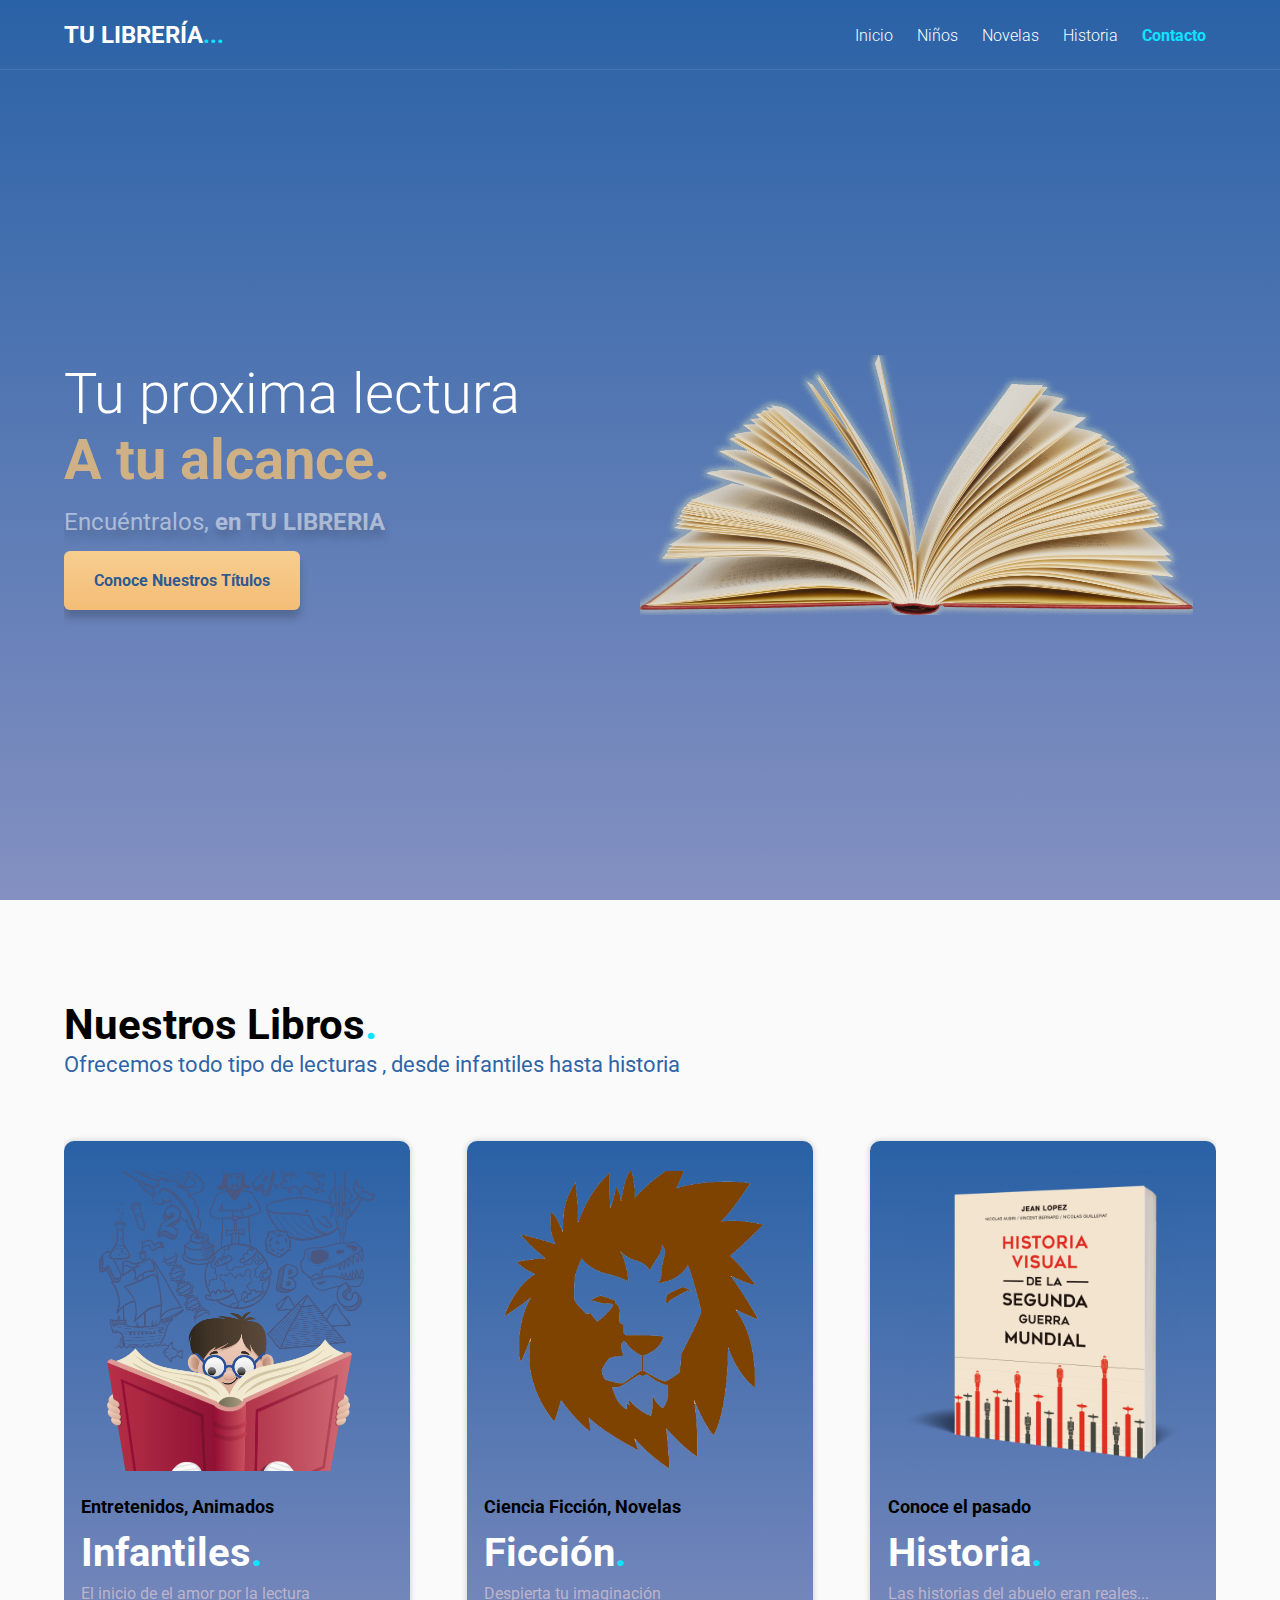
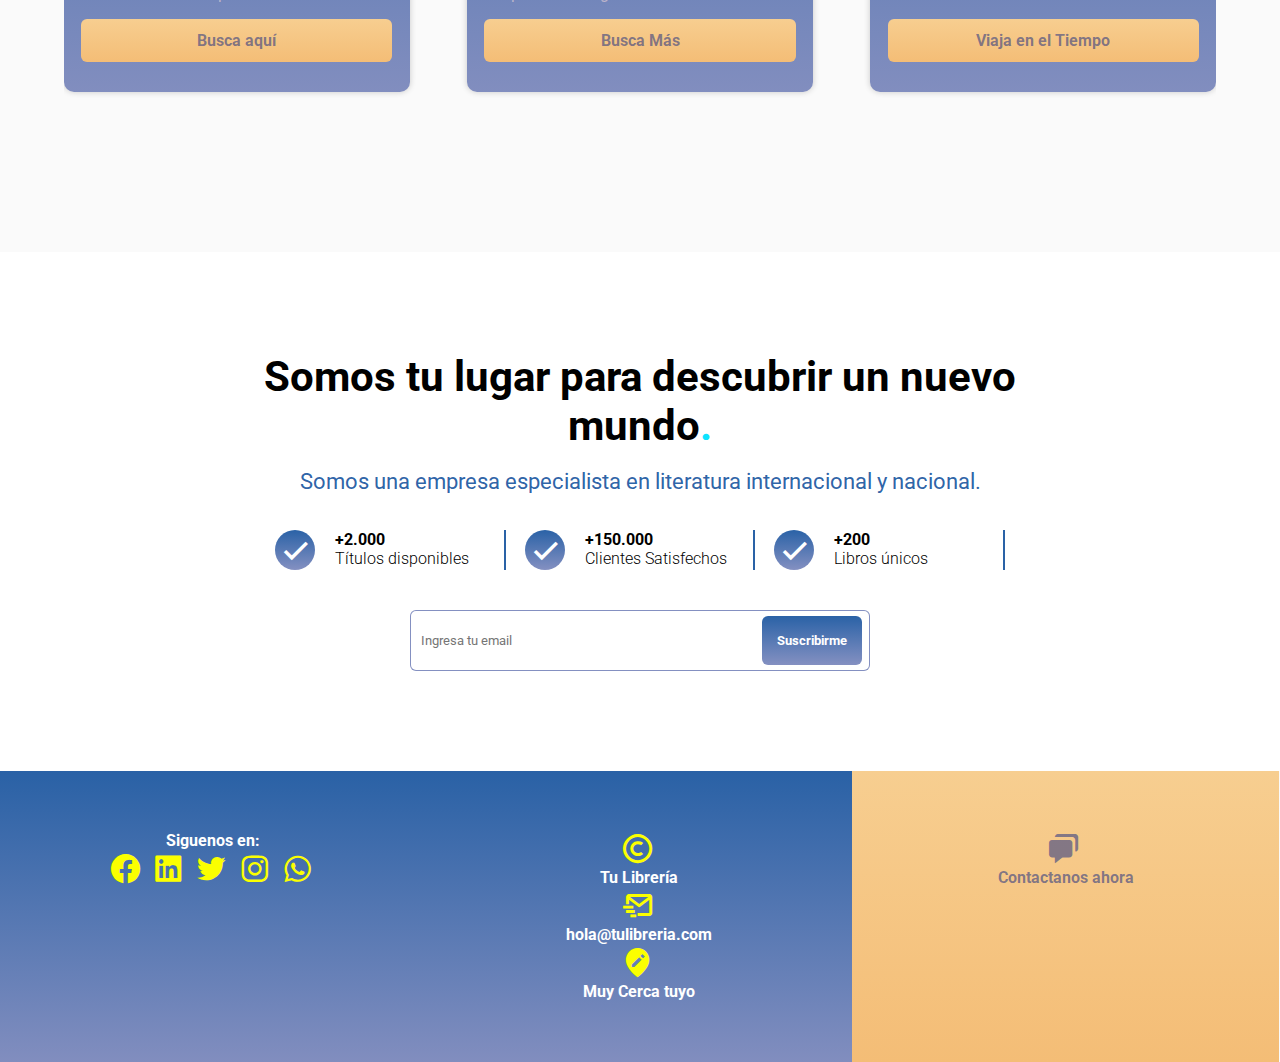
<file: HTML5/ejercicioWeb/index.html>
<!DOCTYPE html>
<html lang="es">
<head>
	<meta charset="UTF-8">
	<meta name="viewport" content="width=device-width, initial-scale=1.0">
	<title>Tu Librería</title>
	<link rel="shortcut icon" href="img/logos/openMulita_appDzeta_ico.ico" />

	<meta name="description" content="Tu proxima lectura esta en TU LIBRERÍA"/>
	<meta name="keywords" content="Libro, Libros para niños, libro de historia, novelas, libros ficcion"/>
	<meta name="author" content="Tu Librería" />

	<!-- Anexamos -->
	<link href="css/styles.css" rel="stylesheet">
	<link href="https://cdn.jsdelivr.net/npm/boxicons@2.0.5/css/boxicons.min.css" rel="stylesheet">

</head>
	<body>
		<header class="headerWeb">
			<nav class="navWeb">
				<div class="container navContainer">
					<div class="logo">
						<h2 class="logoNombre">TU LIBRERÍA<span class="point">...</span></h2>
					</div>
					<div class="links">
						<a class="link" href="#">Inicio</a>
						<a class="link" href="#">Niños</a>
						<a class="link" href="#">Novelas</a>
						<a class="link" href="#">Historia</a>
						<a class="link link--activo" href="#">Contacto</a>
					</div>
				</div>
			</nav>
			<section class="container posterMain">  
				<div class="posterTextos">
					<h1 class="titulo">Tu proxima lectura<br><span class="titulo--activo">A tu alcance.</span></h1> 
					<p class="eslogan">Encuéntralos,<span class="eslogan--activo"> en TU LIBRERIA</span></p>
					<a class="btnModelos" href="#">Conoce Nuestros Títulos</a>
				</div>
				<img class="mockup" src="img/imgLibro.png">
			</section>
		</header>

		<main>
			<section class="tira">
				<div class="container">
					<h2 class="subtitulo">Nuestros Libros<span class="point">.</span></h2>
					<p class="recomendacionesText">Ofrecemos todo tipo de lecturas <span class="point"></span>,</span> desde infantiles hasta historia</p>
					<article class="containerCarta">
						<div class="carta">
							<img class="cartaImagen" src="img/imgLibroKids.png">
							<div class="cartaText">
								<p class="cartaCabezera">Entretenidos, Animados</p>
								<h3 class="cartaTitulo">Infantiles<span class="point">.</span></h3>
								<p class="cartaDetalles">El inicio de el amor por la lectura</p>
								<a class="cartaBoton" href="#">Busca aquí</a>
							</div>
						</div>
						<div class="carta">
							<img class="cartaImagen" src="img/imgNarnia.png">
							<div class="cartaText">
								<p class="cartaCabezera">Ciencia Ficción, Novelas</p>
								<h3 class="cartaTitulo">Ficción<span class="point">.</span></h3>
								<p class="cartaDetalles">Despierta tu imaginación</p>
								<a class="cartaBoton" href="#">Busca Más</a>
							</div>
						</div>
						<div class="carta">
							<img class="cartaImagen" src="img/imgHistoria.png">
							<div class="cartaText">
								<p class="cartaCabezera">Conoce el pasado</p>
								<h3 class="cartaTitulo">Historia<span class="point">.</span></h3>
								<p class="cartaDetalles">Las historias del abuelo eran reales...</p>
								<a class="cartaBoton" href="#">Viaja en el Tiempo</a>
							</div>
						</div>
					</article>
				</div>
			</section>

			<section class="container container--modifier">
				<h2 class="subtitulo subtitulo--modifier">Somos tu lugar para descubrir un nuevo mundo<span class="point">.</span></h2>
				<p class="recomendacionesText recomendacionesText--modifier">Somos una empresa especialista en literatura internacional y nacional.</p>
				<div class="check">
					<div class="checkItem">
						<i class="bx bx-check"></i>
						<div>
							<p class="checkNumber">+2.000</p>
							<p class="checkTexto">Títulos disponibles</p>
						</div>
					</div>
					<div class="checkItem">
						<i class="bx bx-check"></i>
						<div >
							<p class="checkNumber">+150.000</p>
							<p class="checkTexto">Clientes Satisfechos</p>
						</div>
					</div>
					<div class="checkItem">
						<i class="bx bx-check"></i>
						<div>
							<p class="checkNumber">+200</p>
							<p class="checkTexto">Libros únicos</p>
						</div>
					</div>
				</div>
				<form class="suscripciones">
					<input class="suscripcionesInput" type="text" placeholder="Ingresa tu email">
					<input class="suscripcionesBoton" type="submit" value="Suscribirme">
				</form>
			</section>
		</main>

		<footer class="footer">
			<div class="contact">
				<div class="itemContacto">
					<h3 class="contactoTitulo">Siguenos en:</h3>
					<i class="contactoIcon bx bxl-facebook-circle"></i>
					<i class="contactoIcon bx bxl-linkedin-square"></i>                                                                                                        
					<i class="contactoIcon bx bxl-twitter"></i>   
					<i class="contactoIcon bx bxl-instagram"></i>
					<i class="contactoIcon bx bxl-whatsapp"></i>
				</div>
				<div class="itemContacto">				
					<i class="bx bx-copyright contactoIcon"></i>
					<h3 class="contactoTitulo">Tu Librería</h3>
					<i class="bx bx-mail-send contactoIcon"></i>
					<h3 class="contactoTitulo">hola@tulibreria.com</h3>
					<i class="bx bxs-edit-location contactoIcon"></i>
					<h3 class="contactoTitulo">Muy Cerca tuyo</h3>
				</div>
				<div class="itemContacto itemContacto--gold">
					<i class="bx bxs-chat contactoIcon contactoIcon--modifier"></i>
					<h3 class="contactoTitulo">Contactanos ahora</h3>
				</div>
			</div>
		</footer>
	</body>
</html>
</file>
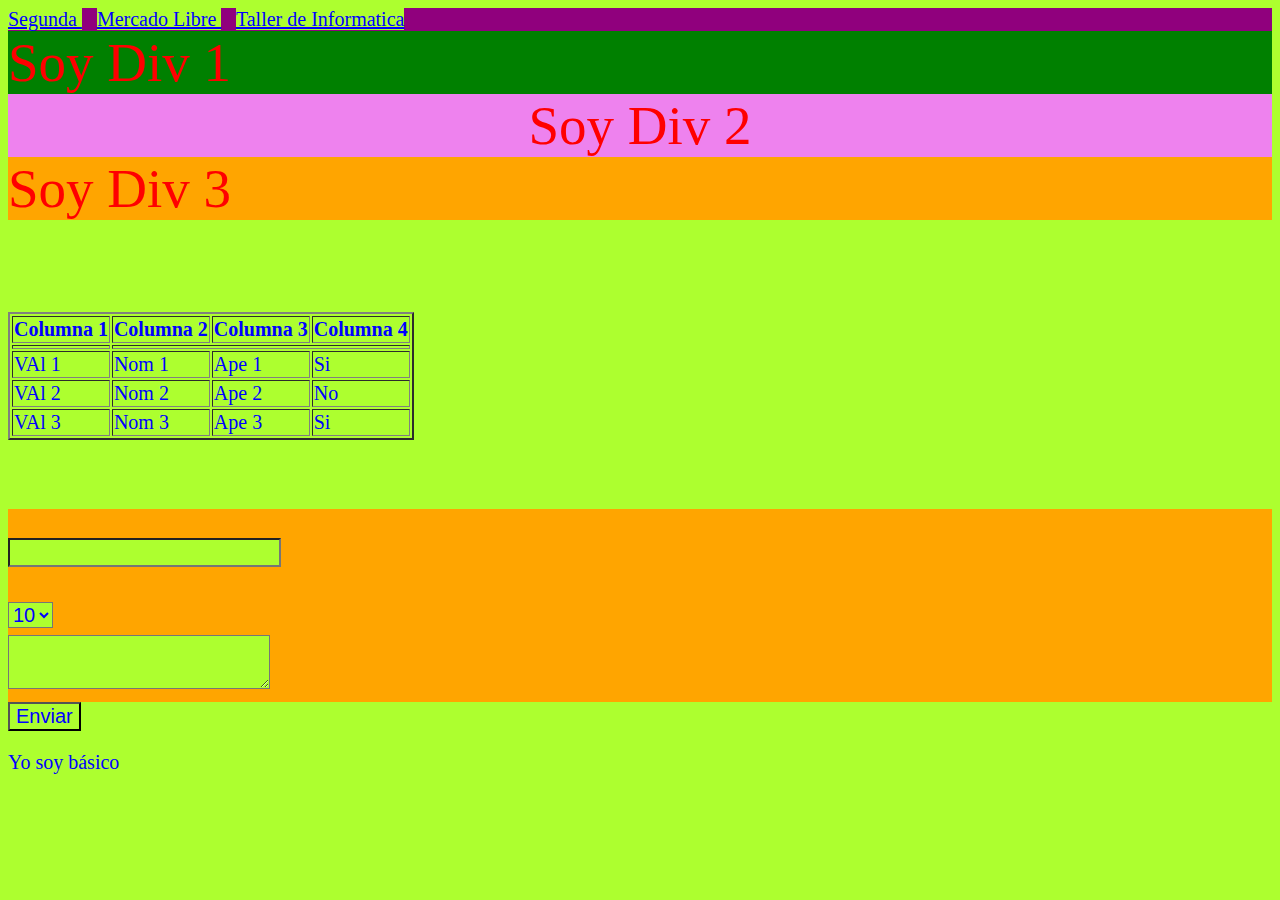
<file: HTML5/html/index.html>
<!DOCTYPE html>
<html>
    <head>
        <meta charset="utf-8"/>
		<link rel="stylesheet" type="text/css" href="estilos.css">
        <title>Document</title>
    </head>
<body>
	<nav>
		<a href="">
			Segunda
		</a>
		&nbsp&nbsp
		<a href="https://www.mercadolibre.com.uy">
			Mercado Libre
		</a>
		&nbsp&nbsp
		<a href="https://www.tallerdeinformatica.edu.uy/">
			Taller de Informatica
		</a>
	</nav>
	<main>
		<div class="divPri">
			Soy Div 1
		</div>
		<div class="divSec">
			Soy Div 2
		</div>
		<div>
			Soy Div 3
		</div>
		<br>
		<br>
		<br>
		<br>
		<table border="2">
			<thead>
				<tr>
					<th>Columna 1</th>
					<th>Columna 2</th>
					<th>Columna 3</th>
					<th>Columna 4</th>
				</tr>
				<th>
					<th colspan="4"></th>
				</th>
			</thead>
			<tbody>
				<tr>
					<td>VAl 1</td>
					<td>Nom 1</td>
					<td>Ape 1</td>
					<td>Si</td>
				</tr>
				<tr>
					<td>VAl 2</td>
					<td>Nom 2</td>
					<td>Ape 2</td>
					<td>No</td>
				</tr>
				<tr>
					<td>VAl 3</td>
					<td>Nom 3</td>
					<td>Ape 3</td>
					<td>Si</td>
				</tr>
			</tbody>
		</table>
		<br>
		<br>
		<br>
		<form>
			<div>
				<input type="text" id="IdNombre" name="txtNombre">
			</div>
			<div>
				<select name="selEdad">
				<option value="10">10</option>
				<option value="15">15</option>
				<option value="20">20</option>
				<option value="30">30</option>
			</select>
			</div>
			<div>
				<textarea name="areDescription">

				</textarea>
			</div>
			<button>
				Enviar
			</button>

		</form>
	</main>
    <p>Yo soy básico</p>
</body>
</html>

<!-- https://github.com/dadelgado109/2123_php_mysql.git -->
</file>
<file: HTML5/ejercicioWeb/css/styles.css>
@import url('https://fonts.googleapis.com/css2?family=Roboto:wght@300;400;700&display=swap');

:root{
	--turquoise1:#0de3ff;
	--gold1:#f5c276c2;
	--gray:#ffffff80;
	--gray2:#f7d9d990;
	--black1: #021b807c;
	--black2: #004395d5;
	--shadow: 0 8px 8px;
	--color_shadow: #00000033;
	--yellow1:#fbff00;		
}

*{
	margin: 0;
	padding:0;
	box-sizing: border-box;
}

body{
	font-family: 'Roboto', sans-serif;
}

.container{
	width: 90%;
	max-width: 1200px;
	margin: 0 auto;
	overflow: hidden;
	padding:100px 0;
	height: auto;
}

.container--modifier{
	width: 60%;
}


/* Barra navegacion */
.headerWeb{
	width: 100%;
	min-height: 100vh;
	background: linear-gradient(180deg, var(--black2) 0%, var(--black1) 100%);
}

.navWeb{
	color: #fff;
	height: 70px;
	border-bottom: 1px solid rgba(255,255,255, 0.1);
}

.navContainer{
	display: flex;
	align-items: center;
	justify-content: space-between;
	height: inherit;
	padding: 0;
}

.logo{
	padding: 15px 0 ;
	text-align: center;
}

.logoNombre{
    font-size: 24px;
}

.point{
    color: var(--turquoise1);
}

.link{
    display: inline-block;
    color: inherit;
    text-decoration: none;
    font-weight: 300;
    padding: 10px;
}

.link--activo{
    color: var(--turquoise1);
    font-weight: 700;
}
a:hover {
    background-color: skyblue;
  }

/* FIN Barra navegacion */

.posterMain{
    height: calc(100vh - 70px);
    display: flex;
    justify-content: space-between;
    align-items: center;
    padding:0;
}

.mockup{
    object-fit: cover;
    width: 48%;
    max-height: 90vh;
}

.posterTextos{
    width: 48%;
}

.titulo{
    font-size: 56px;
    font-weight: 300;
    color: #fff;
}

.titulo--activo{
    color: var(--gold1);
    font-weight: 700;
}

.eslogan{
    font-size: 24px;
    color: var(--gray);
    text-shadow: var(--shadow)  var(--color_shadow);
    margin: 15px 0;
}

.eslogan--activo{
    font-weight: 700;
}

.btnModelos{
    padding: 20px 30px;
    display: inline-block;
    background: linear-gradient(180deg, #F7CE90 0%, #F4BD76 100%);
    text-decoration: none;
    color: var(--black2);
    font-weight: 700;
    box-shadow: var(--shadow) var(--color_shadow);
    border-radius: 6px;
}

/* services */

.tira{
    background: #fafafa;
}

.subtitulo{
    font-size: 42px;
}

.subtitulo--modifier{
    text-align: center;
    margin-bottom: 16px;
}

.recomendacionesText{
    color: var(--black2);
    font-size: 22px;
    line-height: 32px;
    margin-bottom: 60px;
}

.recomendacionesText--modifier{
    text-align: center;
    margin-bottom: 32px;
}

.containerCarta{
    display: flex;
    justify-content: space-between;
    align-items: center;
    flex-wrap: wrap;
}

.carta{
    width: 30%;
    padding: 30px 0;
    overflow: hidden;
    background: linear-gradient(180deg, var(--black2) 0%, var(--black1) 100%);
    border-radius: 10px;
    position: relative;
    text-align: right;
    margin-bottom: 60px;
    box-shadow: 0 0 6px var(--color_shadow);
}

.cartaImagen{
    width: 80%;
    height: 300px;
    object-fit: cover;
    border-radius: 10px 0 0 10px;
}
img{
    display:block;
    margin:auto;
    }
img:hover {
        opacity: 0.5;
      }

.cartaText{
    text-align: left;
    width: 90%;
    margin:0 auto;
}

.cartaCabezera{
    color: var(--gold2);
    font-weight: 700;
    margin: 25px 0 12px ;
    font-size: 18px;
}


.cartaTitulo{
    font-size: 40px;
    color: #fff;
    margin-bottom: 8px;
}

.cartaDetalles{
    color: var(--gray2);
    margin-bottom: 16px;
}

.cartaBoton{
    display: block;
    background: linear-gradient(180deg, #F7CE90 0%, #F4BD76 100%);
    border-radius: 6px;
    text-decoration: none;
    width: 100%;
    color: var(--black1);
    font-weight: 700;
    text-align: center;
    padding: 12px 0;
}

/* check */

.check{
    display: flex;
    justify-content: space-evenly;
    flex-wrap: wrap;
    margin: 0 auto;
}

.checkItem{
    width: 30%;
    padding-right: 10px;
    display: flex;
    border-right: 2px solid var(--black2);
}

.bx-check{
    background: linear-gradient(180deg, var(--black2) 0%, var(--black1) 100%);
    display: inline-block;
    width: 40px;
    height: 40px;
    text-align: center;
    margin-right: 20px;
    color: #fff;
    border-radius: 50%;
    font-size: 40px;
}

.checkNumber{
    font-weight: 700;
}

.checkTexto{
    font-weight: 300;
}

.suscripciones{
    width: 60%;
    margin: 0 auto;
    margin-top: 40px;
    height: auto;
    font-family: inherit;
    position: relative;
    border-radius: 6px;
}

.suscripciones--modifier{
    margin: 0;
    width: 80%;
}

.suscripcionesInput{
    width: 100%;
    height: 100%;
    padding: 22px 10px;
    outline: none;
    font-family: inherit;
    border-radius: 6px;
    border: 1px solid var(--black1)
}

.suscripcionesBoton{
    position: absolute;
    right: 8px;
    top: 10%;
    height: 80%;
    background: linear-gradient(180deg, var(--black2) 0%, var(--black1) 100%);
    color: #fff;
    padding: 0 15px;
    border: none;
    border-radius: 6px;
    font-family: inherit;
    font-weight: 700;
    cursor: pointer;
}


.footer{
    background: #fafafa;
}

.copyright{
    width: 100%;
}

.contact{
    display: flex;
    width: 100%;
    flex-wrap: wrap;
    color: #fff;
}

.itemContacto{
    width: 33.3%;
    padding: 60px 0;
    text-align: center;
    background: linear-gradient(180deg, var(--black2) 0%, var(--black1) 100%);

}
.itemContacto--gold{
    background: linear-gradient(180deg, #F7CE90 0%, #F4BD76 100%);
    color: var(--black1);
}
.contactoIcon{
    font-size: 35px;
    color: var(--yellow1);
    line-height: 20px;
    margin-right: 4px;
}

.contactoIcon--modifier{
    color: var(--black1);
}

.contactoTitulo{
    font-size: 16px;
    line-height: 20px;
}



@media screen and (max-width:900px){
    .mockup{
        width: 600px;
        height: auto;
    }

    .titulo{
        font-size: 50px;
    }

    .copy{
        font-size: 22px;
    }

    .cta{
        padding: 15px 22px;
    }

    .containerCarta{
        justify-content: space-evenly;
    }

    .tira .carta{
        width: 45%;
    }

    .carta{
        width: 42%;
    }


    .checkItem{
        width: 45%;
        margin-bottom: 35px;
    }

    .suscripciones{
        width: 80%;
    }

}

@media screen and (max-width:700px){
    main .container,
    footer .container{
        padding: 60px 0;
    }

    .navContainer{
        flex-wrap: wrap;
        flex-direction: column;
        justify-content: space-evenly;
    }

    .navWeb{
        height: auto;
    }

    .logo{
        padding: 15px 0 ;
        text-align: center;
    }

    .links{
        padding-bottom: 10px;
        text-align: center;
    }

    .link{
        padding: 7px 10px;
    }

    .posterMain{
        flex-direction: column-reverse;
        justify-content: flex-end;
        min-height: 70px;
        height: auto;
        padding: 30px 0;
    }

    .posterTextos{
        width: 100%;
        text-align: center;
    }

    .mockup{
        width: 60%;
        margin-bottom: 20px;
    }

    .titulo{
        font-size: 35px;
    }

    .eslogan{
        font-size: 20px;
    }

    .subtitulo{
        font-size: 35px;
        text-align: center;
    }

    .recomendacionesText{
        font-size: 20px;
        text-align: center;
    }

    .tira .carta{
        width: 80%;
    }

    .carta{
        margin-bottom: 40px;
        width: 65%;
    }

    .cartaTitulo{
        font-size: 35px;
    }

    .cartaBoton{
        width: 100%;
    }

    .container--modifier{
        width: 80%;
    }

    .itemContacto{
        width: 100%;
        padding: 30px 0;
    }
}

@media screen and (max-width:500px){
    .mockup{
        width: 80%;
        margin-bottom: 15px;
    }

    .tira .carta{
        width: 95%;
    }

    .carta{
        width: 95%;
    }

    .container--modifier{
        width: 90%;
    }

    .suscripciones{
        width: 100%;
        display: none;
    }

    .suscripciones--modifier{
        display: block;
    }

    .checkItem{
        width: 100%;
        border: none;
        padding: none;
        justify-content: center;
    }


}
</file>
<file: HTML5/html/estilos.css>
* {
    color:blue;
    font-size: 20px;
    background: greenyellow;
}
div{
    color:red;
    font-size: 55px;
    background:orange;
}
nav{
    color:#03d3da;
    font-size:20px;
    background: #90007d;
}
.divPri{
    background: green;
}
.divSec{
    background: violet;
    text-align: center;
}
</file>
